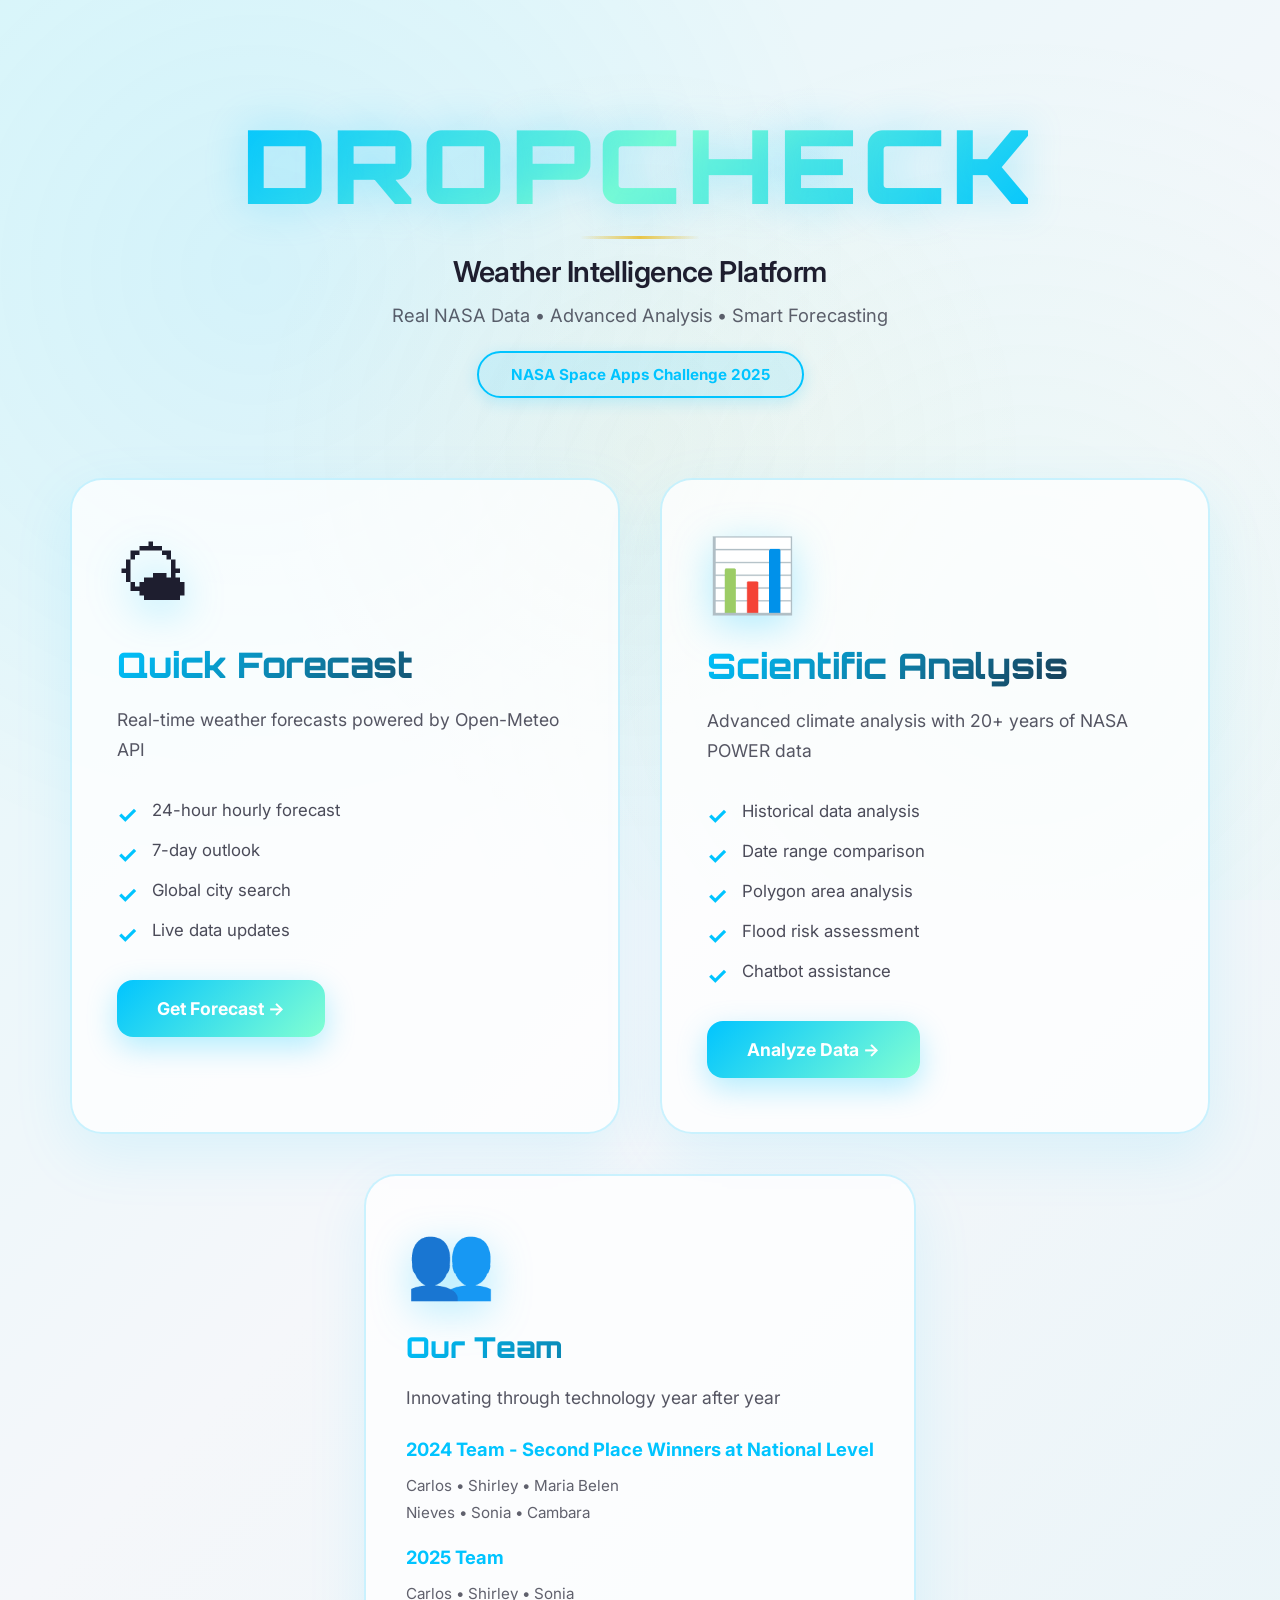
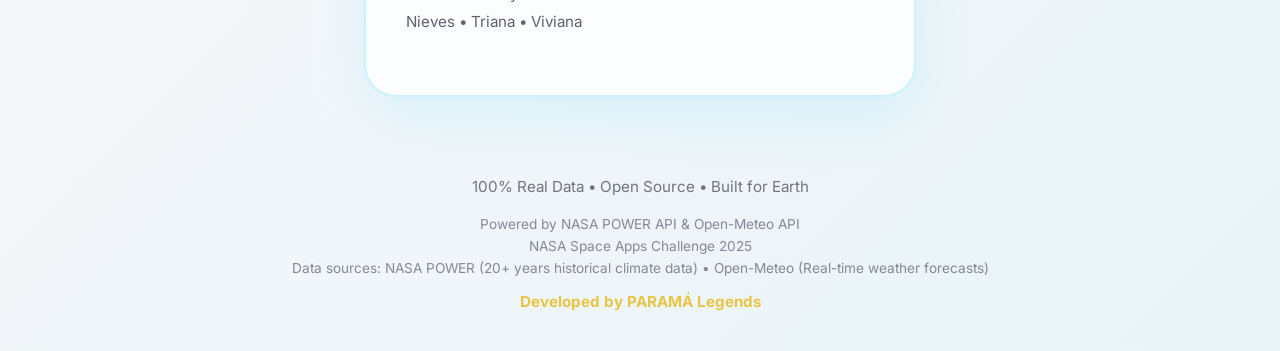
<file: index.html>
<!DOCTYPE html>
<html lang="en">
<head>
    <meta charset="UTF-8">
    <meta name="viewport" content="width=device-width, initial-scale=1.0">
    <title>DropCheck - Weather Intelligence Platform</title>
    <link href="https://fonts.googleapis.com/css2?family=Orbitron:wght@400;500;600;700;800;900&family=Inter:wght@300;400;500;600;700&family=Roboto+Mono:wght@400;500;600&display=swap" rel="stylesheet">
    <style>
        * {
            margin: 0;
            padding: 0;
            box-sizing: border-box;
        }

        body {
            font-family: 'Inter', -apple-system, BlinkMacSystemFont, sans-serif;
            background: linear-gradient(135deg, #E0F7FA 0%, #F5F7FA 50%, #E8F4F8 100%);
            color: #1E1E2F;
            overflow-x: hidden;
            min-height: 90vh;
        }

        .bg-particles {
            position: fixed;
            top: 0;
            left: 0;
            width: 100%;
            height: 100%;
            z-index: 0;
            background-image: 
                radial-gradient(circle at 20% 30%, rgba(0, 196, 255, 0.08) 0%, transparent 50%),
                radial-gradient(circle at 80% 70%, rgba(130, 255, 210, 0.08) 0%, transparent 50%),
                radial-gradient(circle at 50% 50%, rgba(232, 197, 71, 0.05) 0%, transparent 50%);
            animation: particleFloat 20s ease-in-out infinite;
        }

        @keyframes particleFloat {
            0%, 100% { transform: translateY(0) scale(1); }
            50% { transform: translateY(-20px) scale(1.05); }
        }

        .container {
            position: relative;
            z-index: 1;
            max-width: 1400px;
            margin: 0 auto;
            padding: 40px 30px;
            min-height: 100vh;
            display: flex;
            flex-direction: column;
            align-items: center;
        }

        .logo-section {
            text-align: center;
            margin: 60px 0 80px;
            animation: fadeInDown 1s ease-out;
        }

        @keyframes fadeInDown {
            from {
                opacity: 0;
                transform: translateY(-50px);
            }
            to {
                opacity: 1;
                transform: translateY(0);
            }
        }

        .logo {
            font-family: 'Orbitron', sans-serif;
            font-size: clamp(3.5em, 8vw, 7em);
            font-weight: 900;
            background: linear-gradient(135deg, #00C4FF 0%, #82FFD2 50%, #00C4FF 100%);
            -webkit-background-clip: text;
            -webkit-text-fill-color: transparent;
            background-clip: text;
            margin-bottom: 25px;
            letter-spacing: 0.05em;
            position: relative;
            text-shadow: 0 0 40px rgba(0, 196, 255, 0.3);
        }

        .logo::after {
            content: '';
            position: absolute;
            bottom: -10px;
            left: 50%;
            transform: translateX(-50%);
            width: 120px;
            height: 3px;
            background: linear-gradient(90deg, transparent, #E8C547, transparent);
            animation: goldenGlow 3s ease-in-out infinite;
        }

        @keyframes goldenGlow {
            0%, 100% { opacity: 0.6; width: 120px; }
            50% { opacity: 1; width: 180px; }
        }

        .tagline {
            font-family: 'Inter', sans-serif;
            font-size: clamp(1.3em, 3vw, 1.8em);
            color: #1E1E2F;
            font-weight: 600;
            margin-bottom: 15px;
            letter-spacing: -0.02em;
        }

        .subtitle {
            font-size: clamp(1em, 2vw, 1.15em);
            color: rgba(30, 30, 47, 0.7);
            font-weight: 400;
            margin-bottom: 25px;
        }

        .nasa-badge {
            display: inline-block;
            background: rgba(0, 196, 255, 0.1);
            border: 2px solid #00C4FF;
            padding: 12px 32px;
            border-radius: 50px;
            font-size: 0.95em;
            font-weight: 700;
            color: #00C4FF;
            box-shadow: 0 4px 16px rgba(0, 196, 255, 0.2);
            animation: badgePulse 3s ease-in-out infinite;
        }

        @keyframes badgePulse {
            0%, 100% { 
                transform: scale(1); 
                box-shadow: 0 4px 16px rgba(0, 196, 255, 0.2); 
            }
            50% { 
                transform: scale(1.03); 
                box-shadow: 0 6px 24px rgba(0, 196, 255, 0.35); 
            }
        }

        .cards-grid {
            display: grid;
            grid-template-columns: repeat(2, minmax(350px, 550px));
            gap: 40px;
            max-width: 1200px;
            width: 100%;
            animation: fadeInUp 1s ease-out 0.3s both;
            margin-bottom: 40px;
            justify-content: center;
        }

        @keyframes fadeInUp {
            from {
                opacity: 0;
                transform: translateY(40px);
            }
            to {
                opacity: 1;
                transform: translateY(0);
            }
        }

        .feature-card {
            background: rgba(255, 255, 255, 0.75);
            backdrop-filter: blur(20px);
            border: 2px solid rgba(0, 196, 255, 0.2);
            border-radius: 32px;
            padding: 50px 45px;
            transition: all 0.4s cubic-bezier(0.4, 0, 0.2, 1);
            cursor: pointer;
            position: relative;
            overflow: hidden;
            text-decoration: none;
            color: inherit;
            display: block;
            box-shadow: 0 20px 60px rgba(0, 196, 255, 0.1);
        }

        .feature-card::before {
            content: '';
            position: absolute;
            top: 0;
            left: -100%;
            width: 100%;
            height: 100%;
            background: linear-gradient(90deg, transparent, rgba(0, 196, 255, 0.08), transparent);
            transition: left 0.6s;
        }

        .feature-card:hover::before {
            left: 100%;
        }

        .feature-card::after {
            content: '';
            position: absolute;
            top: -2px;
            left: -2px;
            right: -2px;
            bottom: -2px;
            background: linear-gradient(135deg, #E8C547, #FFD700, #F2C265);
            border-radius: 32px;
            opacity: 0;
            z-index: -1;
            transition: opacity 0.4s;
        }

        .feature-card:hover::after {
            opacity: 0.3;
        }

        .feature-card:hover {
            transform: translateY(-15px);
            border-color: rgba(0, 196, 255, 0.5);
            box-shadow: 0 30px 80px rgba(0, 196, 255, 0.25);
            background: rgba(255, 255, 255, 0.9);
        }

        .card-icon {
            font-size: 4.5em;
            margin-bottom: 25px;
            display: block;
            filter: drop-shadow(0 10px 20px rgba(0, 196, 255, 0.3));
        }

        .card-title {
            font-family: 'Orbitron', sans-serif;
            font-size: 2.2em;
            font-weight: 800;
            margin-bottom: 18px;
            background: linear-gradient(135deg, #00C4FF, #1E1E2F);
            -webkit-background-clip: text;
            -webkit-text-fill-color: transparent;
            background-clip: text;
        }

        .card-description {
            font-size: 1.1em;
            color: rgba(30, 30, 47, 0.75);
            line-height: 1.7;
            margin-bottom: 25px;
        }

        .card-features {
            list-style: none;
            margin-bottom: 30px;
        }

        .card-features li {
            padding: 10px 0;
            color: rgba(30, 30, 47, 0.8);
            font-size: 1.05em;
            position: relative;
            padding-left: 35px;
        }

        .card-features li::before {
            content: '✓';
            position: absolute;
            left: 0;
            color: #00C4FF;
            font-weight: bold;
            font-size: 1.4em;
        }

        .card-button {
            background: linear-gradient(135deg, #00C4FF, #82FFD2);
            color: white;
            border: none;
            padding: 18px 40px;
            border-radius: 16px;
            font-size: 1.1em;
            font-weight: 700;
            cursor: pointer;
            transition: all 0.3s ease;
            box-shadow: 0 10px 30px rgba(0, 196, 255, 0.3);
            display: inline-block;
            font-family: 'Inter', sans-serif;
            position: relative;
            overflow: hidden;
        }

        .card-button::before {
            content: '';
            position: absolute;
            top: 50%;
            left: 50%;
            width: 0;
            height: 0;
            background: rgba(255, 255, 255, 0.3);
            border-radius: 50%;
            transform: translate(-50%, -50%);
            transition: width 0.6s, height 0.6s;
        }

        .card-button:hover::before {
            width: 300px;
            height: 300px;
        }

        .card-button:hover {
            transform: translateY(-3px);
            box-shadow: 0 15px 40px rgba(0, 196, 255, 0.5);
        }

        .team-card {
            grid-column: 1 / -1;
            max-width: 600px;
            margin: 0 auto;
            padding: 40px;
            animation: fadeIn 1s ease-out 0.6s both;
        }

        @keyframes fadeIn {
            from { opacity: 0; }
            to { opacity: 1; }
        }

        .team-card .card-title {
            font-size: 1.8em;
        }

        .team-section {
            margin: 20px 0;
        }

        .team-section h4 {
            color: #00C4FF;
            font-size: 1.15em;
            margin-bottom: 12px;
            font-weight: 700;
        }

        .team-members {
            color: rgba(30, 30, 47, 0.7);
            font-size: 0.95em;
            line-height: 1.8;
        }

        .footer {
            text-align: center;
            color: rgba(30, 30, 47, 0.6);
            font-size: 0.95em;
            margin-top: 40px;
            animation: fadeIn 1s ease-out 0.8s both;
        }

        .footer-credits {
            margin-top: 18px;
            font-size: 0.9em;
            color: rgba(30, 30, 47, 0.5);
            line-height: 1.6;
        }

        .parama-credit {
            color: #E8C547;
            font-weight: 700;
            margin-top: 12px;
        }

        @media (max-width: 1024px) {
            .cards-grid {
                grid-template-columns: 1fr;
                max-width: 550px;
            }
        }

        @media (max-width: 768px) {
            .feature-card, .team-card {
                padding: 35px 30px;
            }
        }
    </style>
</head>
<body>
    <div class="bg-particles"></div>
    
    <div class="container">
        <div class="logo-section">
            <h1 class="logo">DROPCHECK</h1>
            <p class="tagline">Weather Intelligence Platform</p>
            <p class="subtitle">Real NASA Data • Advanced Analysis • Smart Forecasting</p>
            <span class="nasa-badge">NASA Space Apps Challenge 2025</span>
        </div>

        <div class="cards-grid">
            <a href="consumer.html" class="feature-card" tabindex="0">
                <span class="card-icon">🌤</span>
                <h2 class="card-title">Quick Forecast</h2>
                <p class="card-description">
                    Real-time weather forecasts powered by Open-Meteo API
                </p>
                <ul class="card-features">
                    <li>24-hour hourly forecast</li>
                    <li>7-day outlook</li>
                    <li>Global city search</li>
                    <li>Live data updates</li>
                </ul>
                <span class="card-button">Get Forecast →</span>
            </a>

            <a href="scientific.html" class="feature-card" tabindex="0">
                <span class="card-icon">📊</span>
                <h2 class="card-title">Scientific Analysis</h2>
                <p class="card-description">
                    Advanced climate analysis with 20+ years of NASA POWER data
                </p>
                <ul class="card-features">
                    <li>Historical data analysis</li>
                    <li>Date range comparison</li>
                    <li>Polygon area analysis</li>
                    <li>Flood risk assessment</li>
                    <li>Chatbot assistance</li>
                </ul>
                <span class="card-button">Analyze Data →</span>
            </a>

            <div class="feature-card team-card" tabindex="0">
                <span class="card-icon">👥</span>
                <h2 class="card-title">Our Team</h2>
                <p class="card-description">
                    Innovating through technology year after year
                </p>
                
                <div class="team-section">
                    <h4>2024 Team - Second Place Winners at National Level</h4>
                    <div class="team-members">
                        Carlos • Shirley • Maria Belen<br>
                        Nieves • Sonia • Cambara
                    </div>
                </div>
                
                <div class="team-section">
                    <h4>2025 Team</h4>
                    <div class="team-members">
                        Carlos • Shirley • Sonia<br>
                        Nieves • Triana • Viviana
                    </div>
                </div>
            </div>
        </div>

        <div class="footer">
            <p>100% Real Data • Open Source • Built for Earth</p>
            <div class="footer-credits">
                Powered by NASA POWER API & Open-Meteo API<br>
                NASA Space Apps Challenge 2025<br>
                Data sources: NASA POWER (20+ years historical climate data) • Open-Meteo (Real-time weather forecasts)
            </div>
            <div class="parama-credit">Developed by PARAMÁ Legends</div>
        </div>
    </div>
</body>
</html>
</file>
